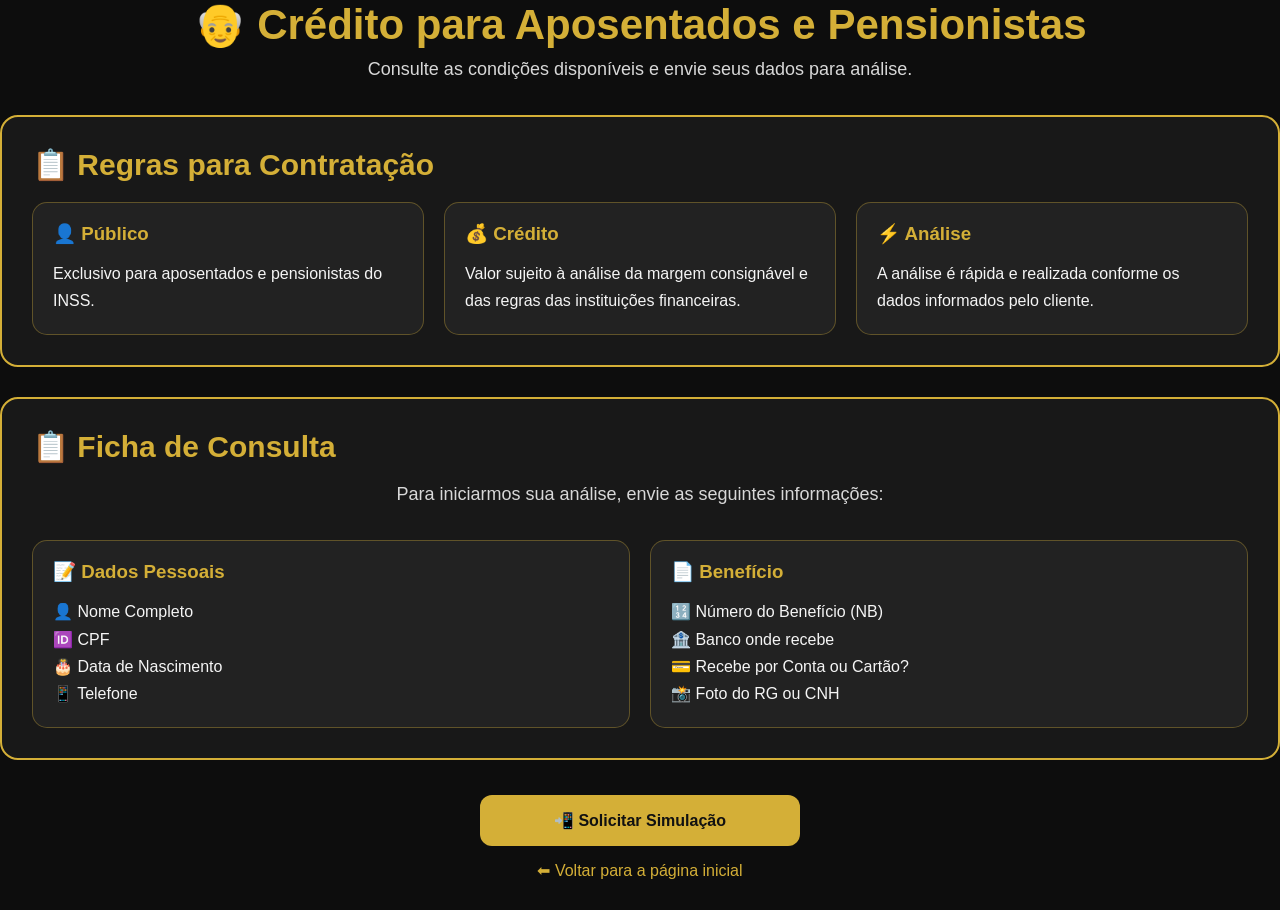
<file: aposentado.html>
<!DOCTYPE html>
<html lang="pt-BR">
<head>

<h1 class="titulo">
👴 Crédito para Aposentados e Pensionistas
</h1>

<link rel="stylesheet" href="produtos.css">
  
<p class="subtitulo">
Consulte as condições disponíveis e envie seus dados para análise.
</p>

<div class="bloco">

<h2>📋 Regras para Contratação</h2>

<div class="cards">

<div class="card">
<h3>👤 Público</h3>
<p>Exclusivo para aposentados e pensionistas do INSS.</p>
</div>

<div class="card">
<h3>💰 Crédito</h3>
<p>Valor sujeito à análise da margem consignável e das regras das instituições financeiras.</p>
</div>

<div class="card">
<h3>⚡ Análise</h3>
<p>A análise é rápida e realizada conforme os dados informados pelo cliente.</p>
</div>

</div>

</div>

<div class="bloco">

<h2>📋 Ficha de Consulta</h2>

<p class="subtitulo">
Para iniciarmos sua análise, envie as seguintes informações:
</p>

<div class="cards">

<div class="card">

<h3>📝 Dados Pessoais</h3>

<p>👤 Nome Completo</p>
<p>🆔 CPF</p>
<p>🎂 Data de Nascimento</p>
<p>📱 Telefone</p>

</div>

<div class="card">

<h3>📄 Benefício</h3>

<p>🔢 Número do Benefício (NB)</p>
<p>🏦 Banco onde recebe</p>
<p>💳 Recebe por Conta ou Cartão?</p>
<p>📸 Foto do RG ou CNH</p>

</div>

</div>

</div>

<a class="botao" href="https://wa.me/5512988735466" target="_blank">
📲 Solicitar Simulação
</a>

<a class="voltar" href="index.html">
⬅ Voltar para a página inicial
</a>
</file>
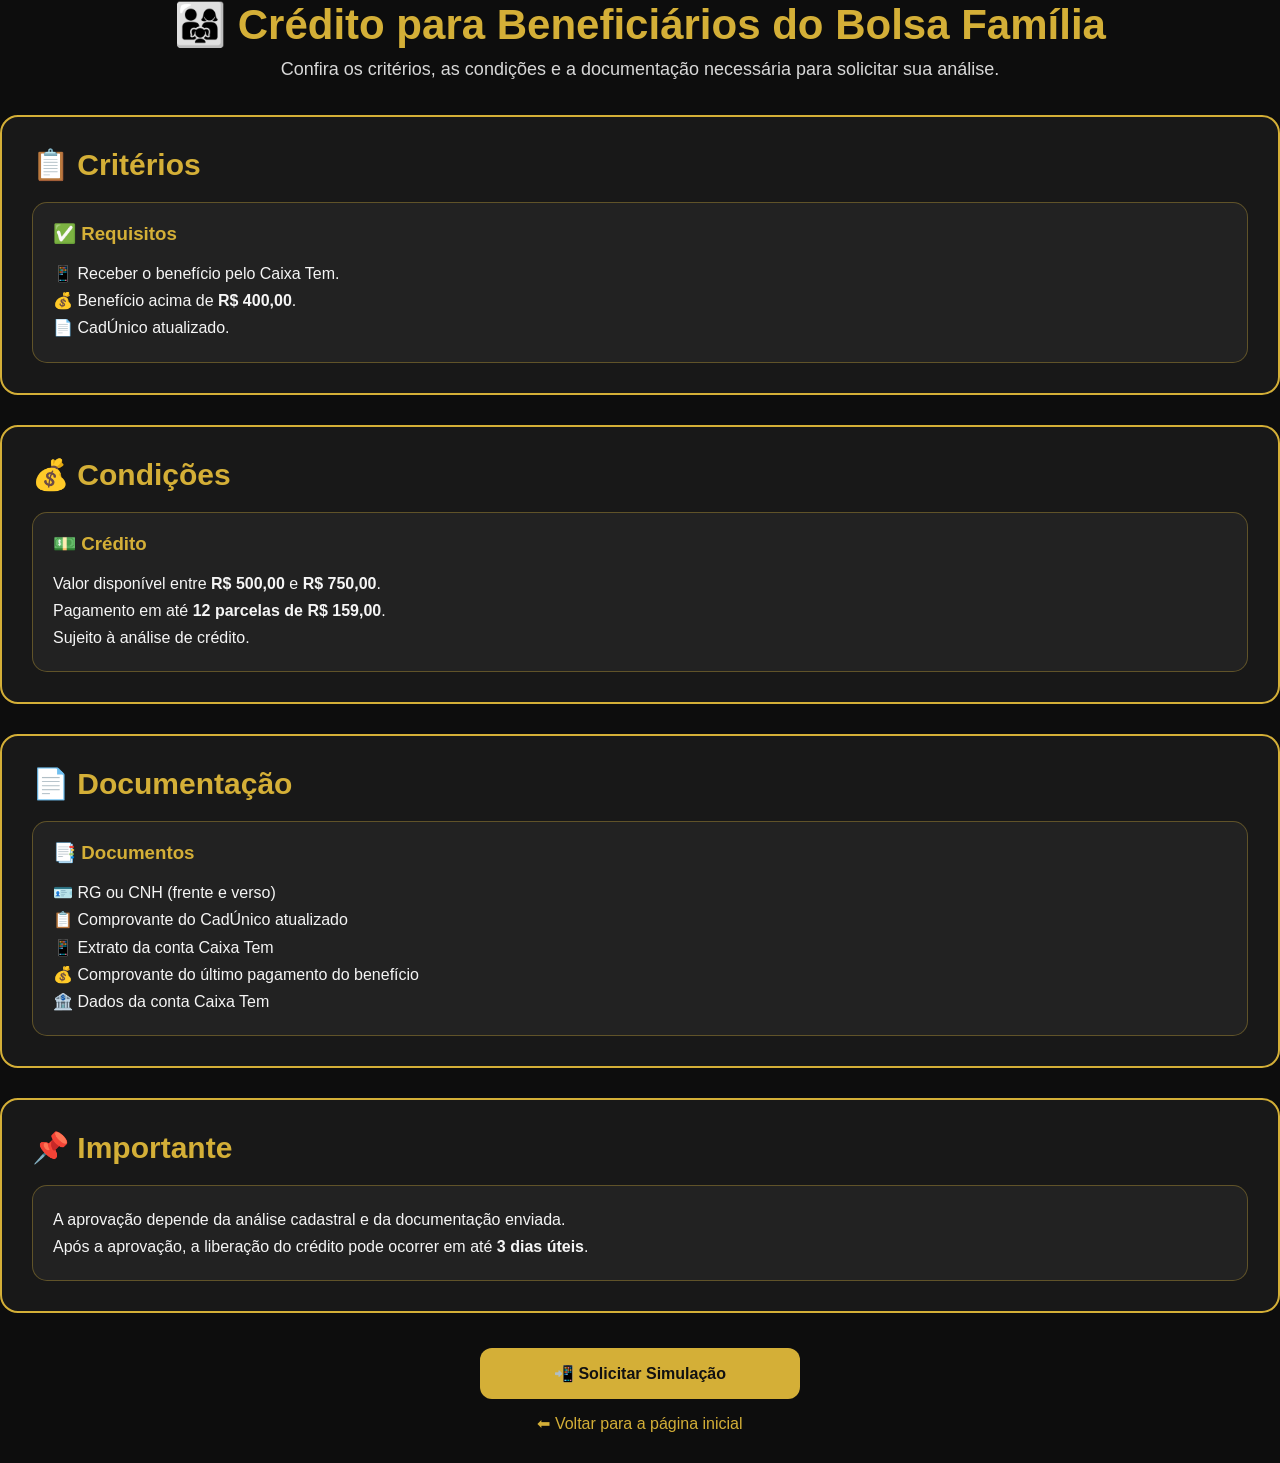
<file: bolsafamilia.html>
<!DOCTYPE html>
<html lang="pt-BR">
<head>

<h1 class="titulo">
👨‍👩‍👧 Crédito para Beneficiários do Bolsa Família
</h1>

<link rel="stylesheet" href="produtos.css">
  
<p class="subtitulo">
Confira os critérios, as condições e a documentação necessária para solicitar sua análise.
</p>

<div class="bloco">

<h2>📋 Critérios</h2>

<div class="cards">

<div class="card">
<h3>✅ Requisitos</h3>

<p>📱 Receber o benefício pelo Caixa Tem.</p>
<p>💰 Benefício acima de <strong>R$ 400,00</strong>.</p>
<p>📄 CadÚnico atualizado.</p>

</div>

</div>

</div>

<div class="bloco">

<h2>💰 Condições</h2>

<div class="cards">

<div class="card">

<h3>💵 Crédito</h3>

<p>Valor disponível entre <strong>R$ 500,00</strong> e <strong>R$ 750,00</strong>.</p>
<p>Pagamento em até <strong>12 parcelas de R$ 159,00</strong>.</p>
<p>Sujeito à análise de crédito.</p>

</div>

</div>

</div>

<div class="bloco">

<h2>📄 Documentação</h2>

<div class="cards">

<div class="card">

<h3>📑 Documentos</h3>

<p>🪪 RG ou CNH (frente e verso)</p>
<p>📋 Comprovante do CadÚnico atualizado</p>
<p>📱 Extrato da conta Caixa Tem</p>
<p>💰 Comprovante do último pagamento do benefício</p>
<p>🏦 Dados da conta Caixa Tem</p>

</div>

</div>

</div>

<div class="bloco">

<h2>📌 Importante</h2>

<div class="cards">

<div class="card">

<p>A aprovação depende da análise cadastral e da documentação enviada.</p>

<p>Após a aprovação, a liberação do crédito pode ocorrer em até <strong>3 dias úteis</strong>.</p>

</div>

</div>

</div>

<a class="botao" href="https://wa.me/5512988735466" target="_blank">
📲 Solicitar Simulação
</a>

<a class="voltar" href="index.html">
⬅ Voltar para a página inicial
</a>
</file>
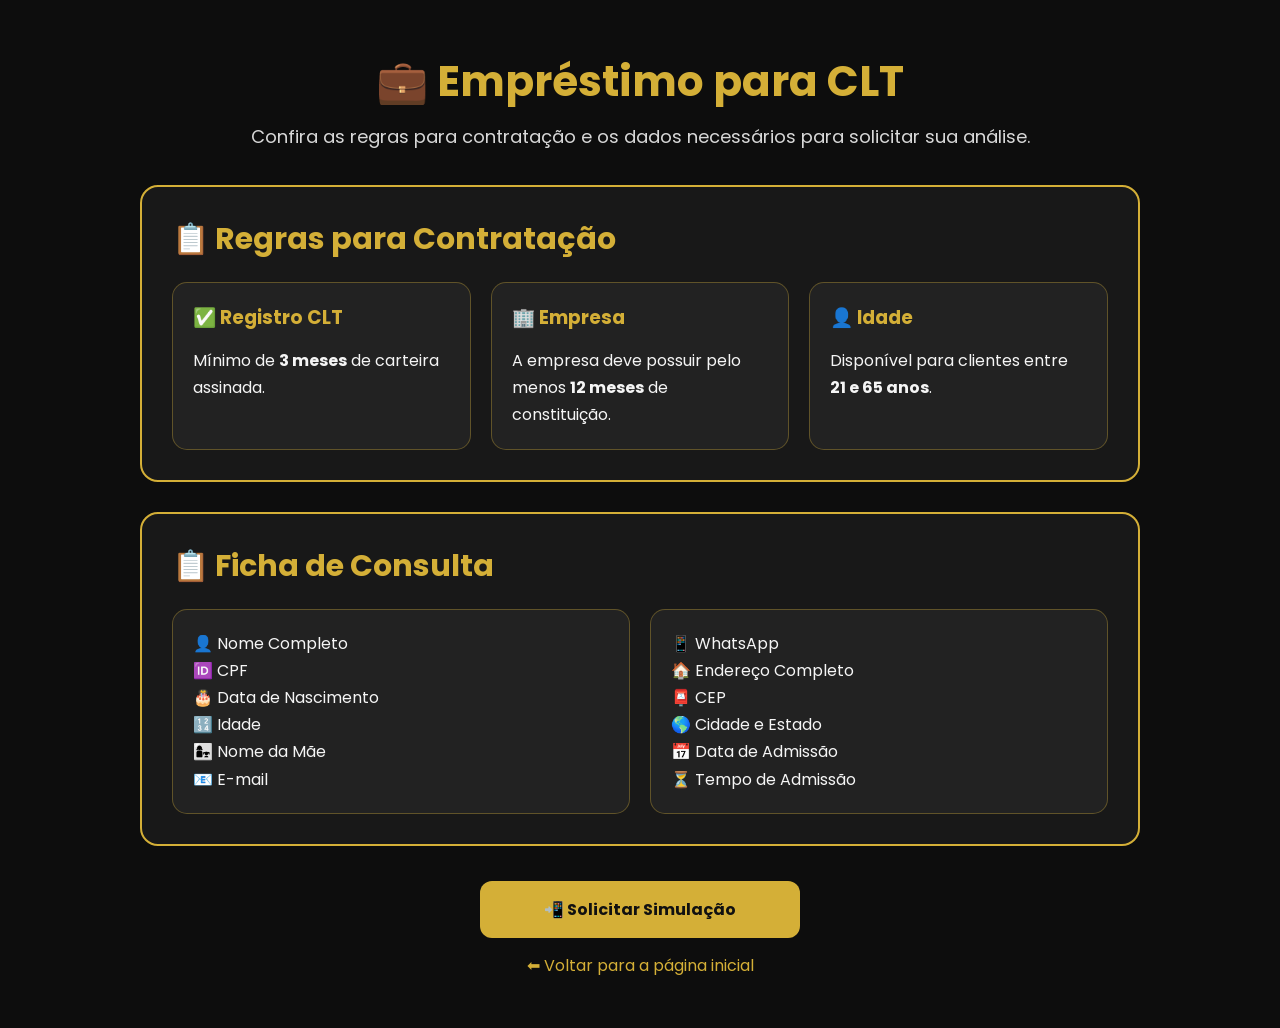
<file: clt.html>
<!DOCTYPE html>
<html lang="pt-BR">
<head>
<meta charset="UTF-8">
<meta name="viewport" content="width=device-width, initial-scale=1.0">

<title>Empréstimo para CLT | Financeira Express</title>

<link rel="stylesheet" href="produtos.css">

<link rel="preconnect" href="https://fonts.googleapis.com">
<link rel="preconnect" href="https://fonts.gstatic.com" crossorigin>

<link href="https://fonts.googleapis.com/css2?family=Poppins:wght@300;400;500;600;700;800&display=swap" rel="stylesheet">

</head>

<body>

<div class="produto">

<h1 class="titulo">💼 Empréstimo para CLT</h1>

<p class="subtitulo">
Confira as regras para contratação e os dados necessários para solicitar sua análise.
</p>

<div class="bloco">

<h2>📋 Regras para Contratação</h2>

<div class="cards">

<div class="card">
<h3>✅ Registro CLT</h3>
<p>Mínimo de <strong>3 meses</strong> de carteira assinada.</p>
</div>

<div class="card">
<h3>🏢 Empresa</h3>
<p>A empresa deve possuir pelo menos <strong>12 meses</strong> de constituição.</p>
</div>

<div class="card">
<h3>👤 Idade</h3>
<p>Disponível para clientes entre <strong>21 e 65 anos</strong>.</p>
</div>

</div>

</div>

<div class="bloco">

<h2>📋 Ficha de Consulta</h2>

<div class="cards">

<div class="card">

<p>👤 Nome Completo</p>

<p>🆔 CPF</p>

<p>🎂 Data de Nascimento</p>

<p>🔢 Idade</p>

<p>👩‍👧 Nome da Mãe</p>

<p>📧 E-mail</p>

</div>

<div class="card">

<p>📱 WhatsApp</p>

<p>🏠 Endereço Completo</p>

<p>📮 CEP</p>

<p>🌎 Cidade e Estado</p>

<p>📅 Data de Admissão</p>

<p>⏳ Tempo de Admissão</p>

</div>

</div>

</div>

<a class="botao" href="https://wa.me/5512988735466" target="_blank">
📲 Solicitar Simulação
</a>

<a class="voltar" href="index.html">
⬅ Voltar para a página inicial
</a>

</div>

</body>
</html>
</file>
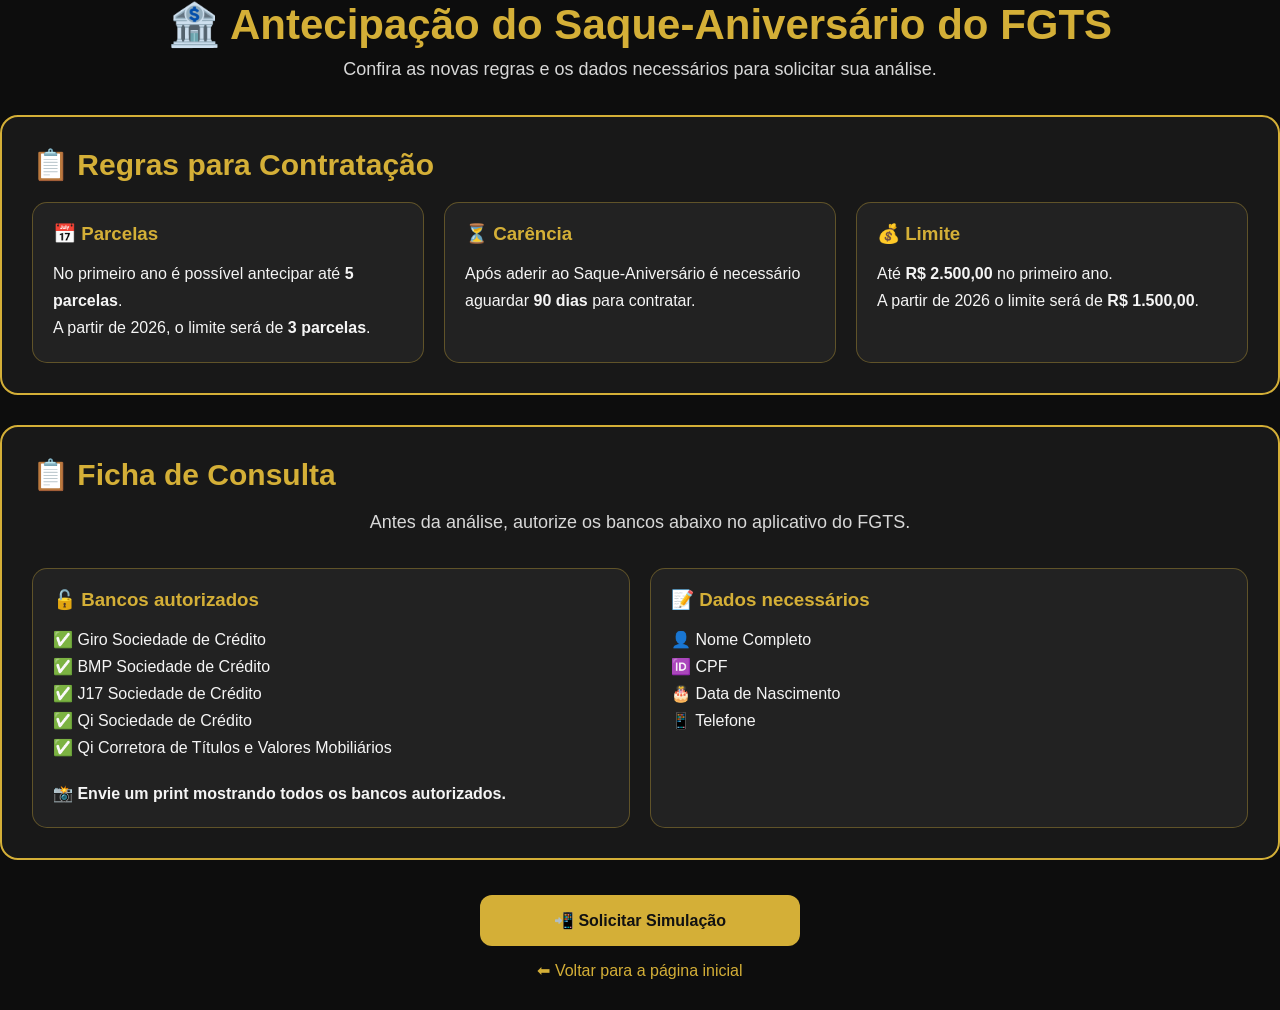
<file: fgts.html>
<!DOCTYPE html>
<html lang="pt-BR">
<head>
<meta charset="UTF-8">
<meta name="viewport" content="width=device-width, initial-scale=1.0">

<h1 class="titulo">
🏦 Antecipação do Saque-Aniversário do FGTS
</h1>

<link rel="stylesheet" href="produtos.css">


<p class="subtitulo">
Confira as novas regras e os dados necessários para solicitar sua análise.
</p>

<div class="bloco">

<h2>📋 Regras para Contratação</h2>

<div class="cards">

<div class="card">
<h3>📅 Parcelas</h3>
<p>No primeiro ano é possível antecipar até <strong>5 parcelas</strong>.</p>
<p>A partir de 2026, o limite será de <strong>3 parcelas</strong>.</p>
</div>

<div class="card">
<h3>⏳ Carência</h3>
<p>Após aderir ao Saque-Aniversário é necessário aguardar <strong>90 dias</strong> para contratar.</p>
</div>

<div class="card">
<h3>💰 Limite</h3>
<p>Até <strong>R$ 2.500,00</strong> no primeiro ano.</p>
<p>A partir de 2026 o limite será de <strong>R$ 1.500,00</strong>.</p>
</div>

</div>

</div>

<div class="bloco">

<h2>📋 Ficha de Consulta</h2>

<p class="subtitulo">
Antes da análise, autorize os bancos abaixo no aplicativo do FGTS.
</p>

<div class="cards">

<div class="card">

<h3>🔓 Bancos autorizados</h3>

<p>✅ Giro Sociedade de Crédito</p>
<p>✅ BMP Sociedade de Crédito</p>
<p>✅ J17 Sociedade de Crédito</p>
<p>✅ Qi Sociedade de Crédito</p>
<p>✅ Qi Corretora de Títulos e Valores Mobiliários</p>

<br>

<p><strong>📸 Envie um print mostrando todos os bancos autorizados.</strong></p>

</div>

<div class="card">

<h3>📝 Dados necessários</h3>

<p>👤 Nome Completo</p>
<p>🆔 CPF</p>
<p>🎂 Data de Nascimento</p>
<p>📱 Telefone</p>

</div>

</div>

</div>

<a class="botao" href="https://wa.me/5512988735466" target="_blank">
📲 Solicitar Simulação
</a>

<a class="voltar" href="index.html">
⬅ Voltar para a página inicial
</a>
</file>
<file: produtos.css>
/* ===== PÁGINAS DOS PRODUTOS ===== */

*{
    margin:0;
    padding:0;
    box-sizing:border-box;
}

body{
    font-family:'Poppins',sans-serif;
    background:#0d0d0d;
    color:#f5f5f5;
}

.produto{
    width:90%;
    max-width:1000px;
    margin:50px auto;
}

.titulo{
    text-align:center;
    color:#d4af37;
    font-size:42px;
    margin-bottom:10px;
    font-weight:700;
}

.subtitulo{
    text-align:center;
    color:#d8d8d8;
    font-size:18px;
    margin-bottom:35px;
}

.bloco{
    background:#181818;
    border:2px solid #d4af37;
    border-radius:18px;
    padding:30px;
    margin-bottom:30px;
}

.bloco h2{
    color:#d4af37;
    margin-bottom:20px;
    font-size:30px;
}

.cards{
    display:grid;
    grid-template-columns:repeat(auto-fit,minmax(250px,1fr));
    gap:20px;
}

.card{
    background:#222;
    border:1px solid rgba(212,175,55,.35);
    border-radius:15px;
    padding:20px;
}

.card h3{
    color:#d4af37;
    margin-bottom:15px;
}

.card p{
    color:#f5f5f5;
    line-height:1.7;
}

.botao{
    display:block;
    width:320px;
    max-width:100%;
    margin:35px auto 15px;
    text-align:center;
    background:#d4af37;
    color:#111;
    text-decoration:none;
    padding:16px;
    border-radius:12px;
    font-weight:700;
    transition:.3s;
}

.botao:hover{
    background:#b9911f;
}

.voltar{
    display:block;
    text-align:center;
    color:#d4af37;
    text-decoration:none;
    margin-bottom:30px;
}

.voltar:hover{
    text-decoration:underline;
}

@media(max-width:768px){

.titulo{
    font-size:34px;
}

.subtitulo{
    font-size:16px;
}

.bloco{
    padding:20px;
}

.cards{
    grid-template-columns:1fr;
}

.botao{
    width:100%;
}

}
</file>
